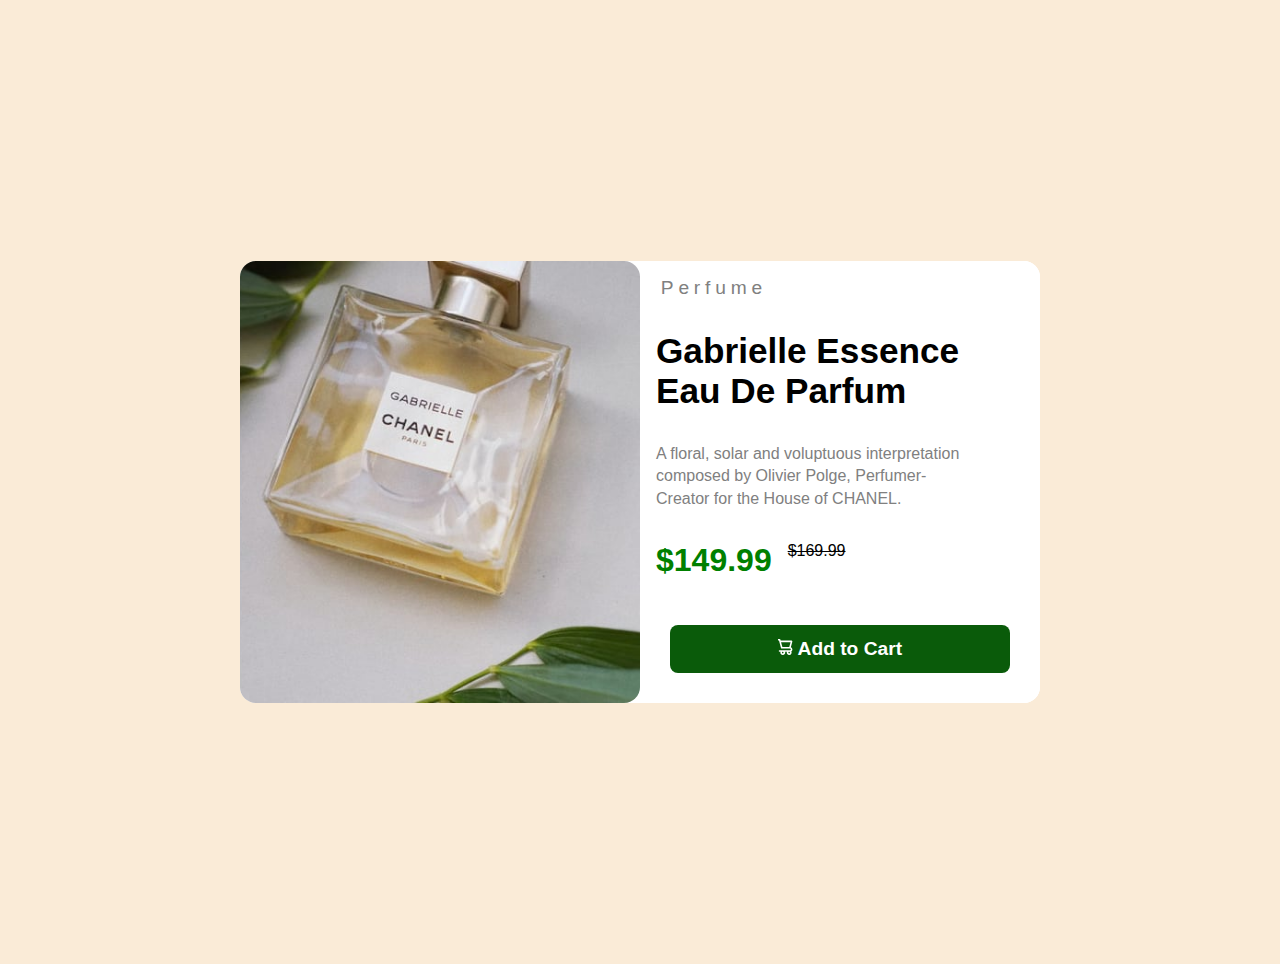
<file: index.html>
<!DOCTYPE html>
<html lang="en">
  <head>
    <meta charset="UTF-8" />
    <meta name="viewport" content="width=device-width, initial-scale=1.0" />
    <!-- displays site properly based on user's device -->

    <link
      rel="icon"
      type="image/png"
      sizes="32x32"
      href="./images/favicon-32x32.png"
    />

    <title>Frontend Mentor | Product preview card component</title>

    <!-- Feel free to remove these styles or customise in your own stylesheet 👍 -->
    <link rel="stylesheet" href="./style/index.css" />
  </head>
  <body>
    <main>
      <div class="container1">
        <div class="grid grid-container">
          <div class="img-div">
            <img src="./images/image-product-mobile.jpg" alt="" />
          </div>
          <div class="grid grid-gap">
            <p class="perfume">Perfume</p>
            <h1>Gabrielle Essence Eau De Parfum</h1>
            <p class="description">
              A floral, solar and voluptuous interpretation composed by Olivier
              Polge, Perfumer-Creator for the House of CHANEL.
            </p>
            <div class="price">
              <span>$149.99</span>
              <p>$169.99</p>
            </div>
            <button class="add-car"><svg width="15" height="16" xmlns="http://www.w3.org/2000/svg"><path d="M14.383 10.388a2.397 2.397 0 0 0-1.518-2.222l1.494-5.593a.8.8 0 0 0-.144-.695.8.8 0 0 0-.631-.28H2.637L2.373.591A.8.8 0 0 0 1.598 0H0v1.598h.983l1.982 7.4a.8.8 0 0 0 .799.59h8.222a.8.8 0 0 1 0 1.599H1.598a.8.8 0 1 0 0 1.598h.943a2.397 2.397 0 1 0 4.507 0h1.885a2.397 2.397 0 1 0 4.331-.376 2.397 2.397 0 0 0 1.12-2.021ZM11.26 7.99H4.395L3.068 3.196h9.477L11.26 7.991Zm-6.465 6.392a.8.8 0 1 1 0-1.598.8.8 0 0 1 0 1.598Zm6.393 0a.8.8 0 1 1 0-1.598.8.8 0 0 1 0 1.598Z" fill="#FFF"/></svg> Add to Cart</button>
          </div>
        </div>
      </div>
    </main>
  </body>
</html>
</file>
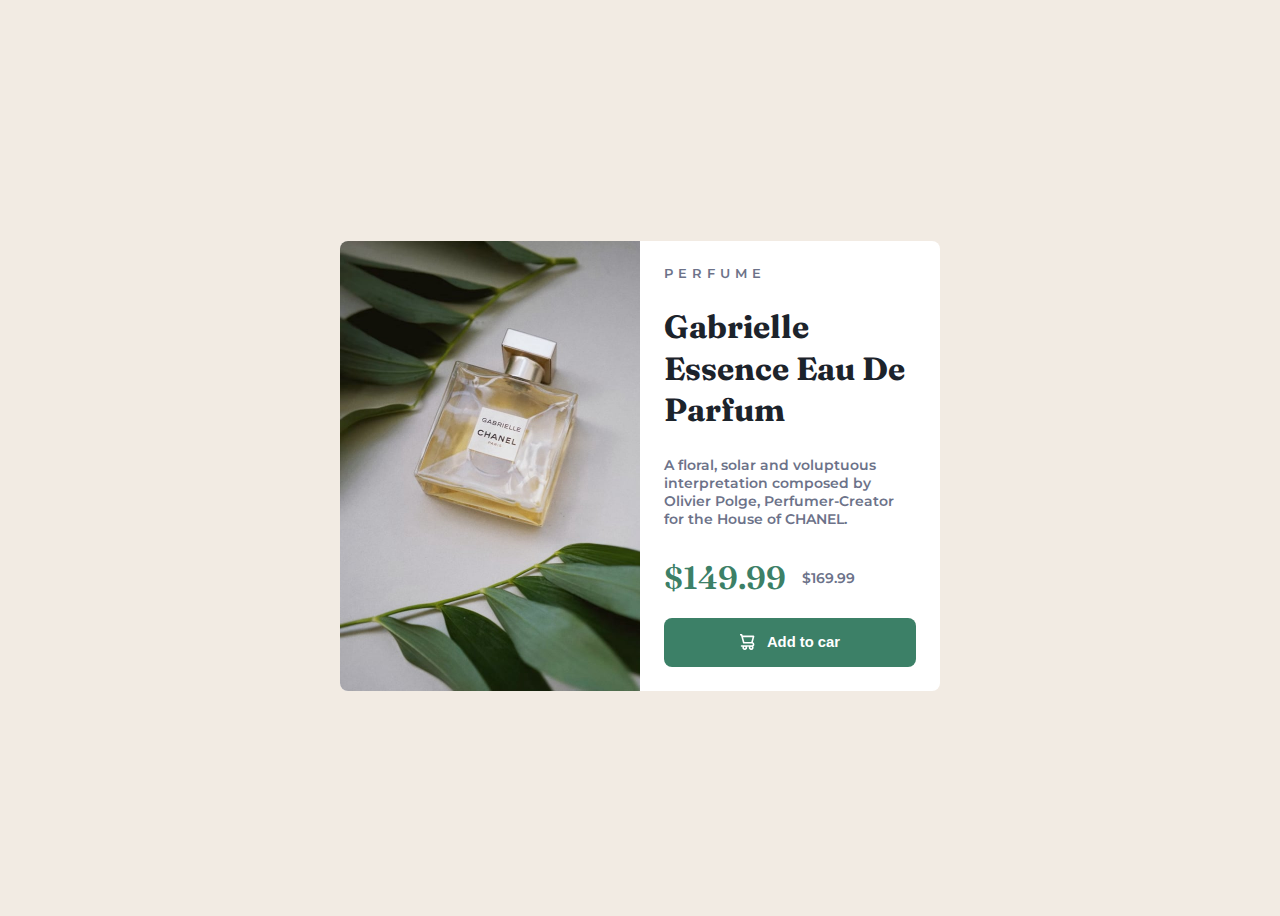
<file: index2.html>
<!DOCTYPE html>
<html lang="en">
<head>
    <meta charset="UTF-8">
    <meta name="viewport" content="width=device-width, initial-scale=1.0">
    <link rel="stylesheet" href="./style/index2.css">
    <link href="https://fonts.googleapis.com/css2?family=Montserrat:ital,wght@0,100;1,100&display=swap" rel="stylesheet">
    <link href="https://fonts.googleapis.com/css2?family=Fraunces:opsz,wght@9..144,100&display=swap" rel="stylesheet">
    <title>Document</title>
</head>
<body>
    <main>
        <article class="product">
            
            <picture class="product_img">
                <source srcset="./images/image-product-desktop.jpg" media="(min-width: 600px)">
                <img src="./images/image-product-mobile.jpg" alt="Gabrielle Essence Eau De Parfum">
            </picture>
           <div class="product-content">
            <p class="product-category">Perfume</p>
            <h1>Gabrielle Essence Eau De Parfum</h1>
            <p >
                A floral, solar and voluptuous interpretation composed by Olivier
                Polge, Perfumer-Creator for the House of CHANEL.
              </p>
              <div class="flex-group">
                <p class="product-price">
                    <span class="visually-hidden">Current price:</span>
                    $149.99</p>
                
              <p class="product_original">
                <span class="visually-hidden">original price:</span>
                $169.99</p>
              </div>
              <button class="btn" data-icon="shopping-cart">Add to car</button>
           </div>
        </article>
    </main>
</body>
</html>
</file>
<file: style/index.css>
*,
*::before,
*::after {
    box-sizing: border-box;
}
* {
    margin: 0;
}

body {
    font-family: sans-serif;
    background-color:antiquewhite;
}
img {
    display: block;
    border-radius: 1rem;
    max-width: 100%;
}
.container1{
    display: grid;
    margin: 2rem 1rem;
}
.grid {
    border-radius: 1rem;
    display: grid;
    background-color: #fff;
}
.grid-gap {
    display: grid;
    padding: 1rem;
    gap: 2rem;
}
.price {
    display: flex;
    gap: 1rem;
}
.price span {
    font-size: 2rem;
    font-weight: bold;
    color: green;
}
.price p {
    font-size: 1rem;
    text-decoration: line-through;
}
.perfume {
    font-size: 1.2rem;
    margin-left: .3rem;
    color: gray;
    letter-spacing: .3rem;
}
.description {
    font-size: 1.4rem;
    text-wrap: pretty;
    line-height: 1.9rem;
    color: gray;
}
h1 {
    font-size: 2.2rem;
    text-wrap: balance;
}
.add-car {
    margin:.9rem;
    border: 0;
    border-radius: .5rem;
    color: #fff;
    padding-block: .8rem;
    font-size: 1.2rem;
    font-weight: 600;
    background-color: rgb(10, 91, 10);
}
@media (width >= 720px){
    .grid-container{
        display: grid;
        max-width: 50rem;
        grid-template-columns:  repeat(auto-fit,minmax(20rem,1fr));
    }
    .description {
        font-size: 1rem;
        line-height: 1.4rem;
        text-wrap: balance;
    }
    img {
        display: block;
        height: 100%;
        object-fit: cover;
    }
    .container1 {
        display: flex;
        justify-content: center;
        align-items: center;
        height: 100vh;
    }
    body {
        overflow: hidden;
    }
}
</file>
<file: style/index2.css>
:root{
    --clr-primary-400: hsl(158, 36%, 37%);
    --clr-primary-500: hsl(158, 36%, 20%);
    --clr-secondary-200 : hsl(30, 38%, 92%);
    --clr-neutral-900: hsl(212, 21%, 14%);
    --clr-neutral-400: hsl(228, 12%, 48%);
    --clr-neutral-100: hsl(0, 0%, 100%);

    --ff-accent:'Fraunces', serif;
    --ff-base:'Montserrat', sans-serif;

    --fw-regular:600;
    --fw-bold:700;
}


*,
*::before,
*::after {
    box-sizing: border-box;
}

* {
    margin: 0;
}

html,
body {
    height: 100%;
}

img {
    display: block;
    max-width: 100%;
}

h1 {
    color: var(--clr-neutral-900);
    font-family: var(--ff-accent);
    font-size: 2rem;
    text-wrap: wrap;
    line-height: 1.3;
}
body {
    font-family: var(--ff-base);
    font-weight: var(--fw-regular);
    font-size: .875rem;
    color: var(--clr-neutral-400);
    background-color: var(--clr-secondary-200);
    display: grid;
    place-content: center;
    margin: 1rem;

}
.flex-group {
    display: flex;
    gap: 1rem;
    flex-wrap: wrap;
    align-items: center;
}
.product {
    display: grid;
    --content-padding:1.5rem;
    --content-spacing:1rem;
    background-color: var(--clr-neutral-100);
    border-radius: .5rem;
    overflow: hidden;
    max-width: 600px;
}
.product-content {
    padding: var(--content-padding);
    display: grid;
    gap:var(--content-spacing);
}

.product-category {
    letter-spacing: 5px;
    text-transform: uppercase;
    font-size: .8125rem;
}
.product-price {
    font-size: 2rem;
    font-family: var(--ff-accent);
    color: var(--clr-primary-400);
}

.visually-hidden:not(:focus):not(:active) {
    clip: rect(0 0 0 0);
    clip-path: inset(50%);
    height: 1px;
    overflow: hidden;
    position: absolute;
    white-space: nowrap;
    width: 1px;
}

.btn {
    cursor: pointer;
    border: 0;
    text-decoration: none;
    display: inline-flex;
    justify-content: center;
    align-items: center;
    gap: .75rem;
    padding: .75rem 1.5rem;
    background-color: var(--clr-primary-400);
    color: var(--clr-neutral-100);
    font-weight: var(--fw-bold);
    font-size: .925rem;
    border-radius: .5rem;
}
.btn:is(:hover, :focus){
    background-color: var(--clr-primary-500);
}   

.btn[data-icon="shopping-cart"]::before{
    content: "";
    background-image: url("../images/icon-cart.svg");
    width: 15px;
    height: 16px;
}

@media (width >= 600px){
    .product {
        grid-template-columns: 1fr 1fr;
    }
}
</file>
